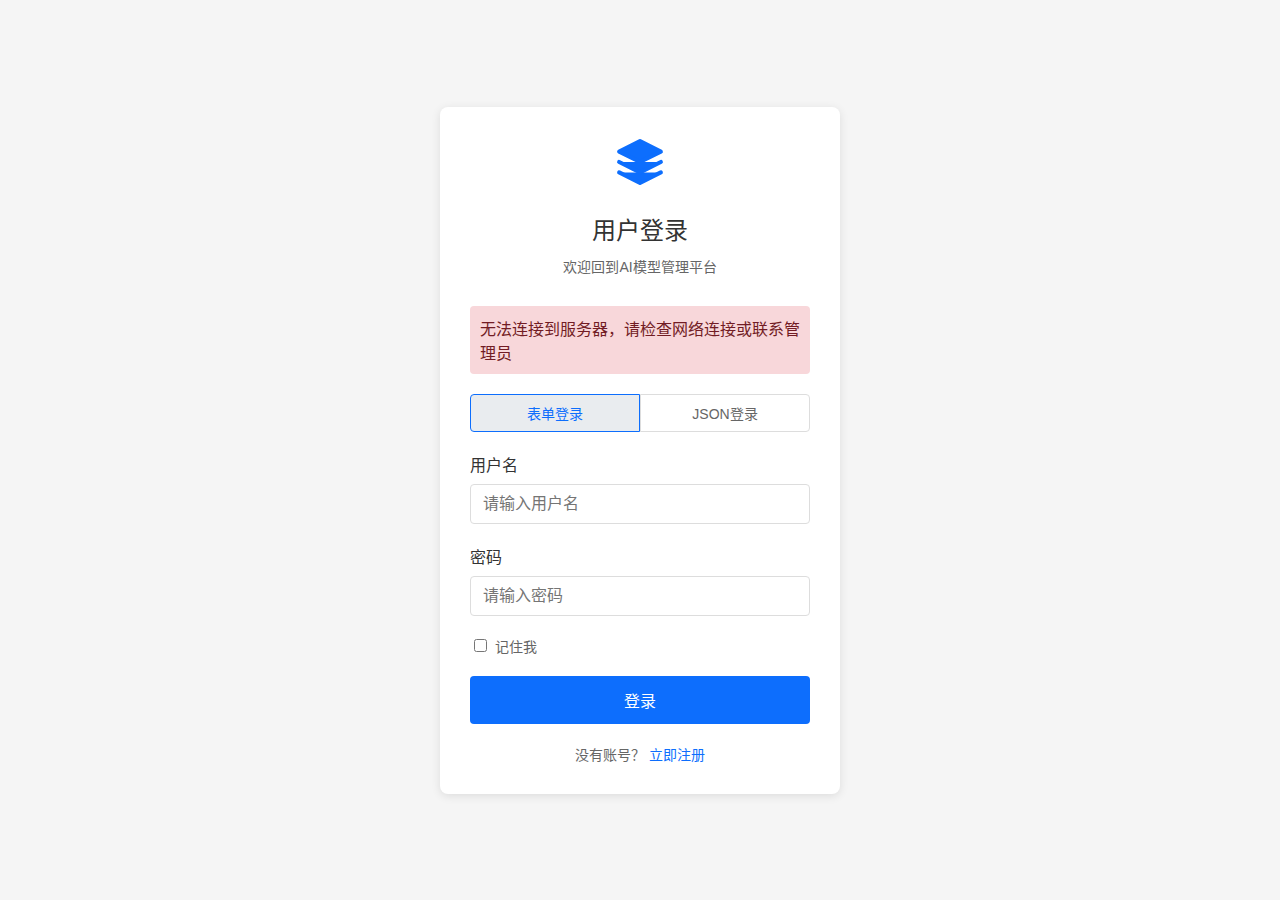
<file: login_page.html>
<!DOCTYPE html>
<html lang="zh-CN">
<head>
    <meta charset="UTF-8">
    <meta name="viewport" content="width=device-width, initial-scale=1.0">
    <title>用户登录 - AI模型管理平台</title>
    <style>
        body {
            font-family: 'PingFang SC', 'Microsoft YaHei', sans-serif;
            background-color: #f5f5f5;
            margin: 0;
            padding: 0;
            display: flex;
            justify-content: center;
            align-items: center;
            min-height: 100vh;
        }
        .login-container {
            width: 100%;
            max-width: 400px;
            background-color: white;
            border-radius: 8px;
            box-shadow: 0 2px 10px rgba(0, 0, 0, 0.1);
            padding: 30px;
            box-sizing: border-box;
        }
        .logo {
            text-align: center;
            margin-bottom: 20px;
        }
        .logo svg {
            width: 50px;
            height: 50px;
            fill: #0d6efd;
        }
        h1 {
            text-align: center;
            color: #333;
            margin-bottom: 10px;
            font-size: 24px;
            font-weight: 500;
        }
        .subtitle {
            text-align: center;
            color: #666;
            margin-bottom: 30px;
            font-size: 14px;
        }
        .error-message {
            background-color: #f8d7da;
            color: #721c24;
            padding: 10px;
            border-radius: 4px;
            margin-bottom: 20px;
            display: none; /* 默认隐藏 */
        }
        .form-group {
            margin-bottom: 20px;
        }
        .form-group label {
            display: block;
            margin-bottom: 8px;
            color: #333;
            font-weight: 500;
        }
        .form-control {
            width: 100%;
            padding: 10px 12px;
            border: 1px solid #ddd;
            border-radius: 4px;
            box-sizing: border-box;
            font-size: 16px;
        }
        .form-control:focus {
            border-color: #0d6efd;
            outline: none;
            box-shadow: 0 0 0 3px rgba(13, 110, 253, 0.1);
        }
        .form-check {
            display: flex;
            align-items: center;
            margin-bottom: 20px;
        }
        .form-check-input {
            margin-right: 8px;
        }
        .form-check-label {
            color: #666;
            font-size: 14px;
        }
        .btn-primary {
            display: block;
            width: 100%;
            background-color: #0d6efd;
            color: white;
            border: none;
            padding: 12px;
            font-size: 16px;
            border-radius: 4px;
            cursor: pointer;
            transition: background-color 0.3s;
        }
        .btn-primary:hover {
            background-color: #0b5ed7;
        }
        .register-link {
            text-align: center;
            margin-top: 20px;
            font-size: 14px;
            color: #666;
        }
        .register-link a {
            color: #0d6efd;
            text-decoration: none;
        }
        .register-link a:hover {
            text-decoration: underline;
        }
        .login-method-toggle {
            display: flex;
            margin-bottom: 20px;
        }
        .login-method-toggle button {
            flex: 1;
            background: none;
            border: 1px solid #ddd;
            padding: 8px 0;
            cursor: pointer;
            font-size: 14px;
            color: #666;
        }
        .login-method-toggle button.active {
            background-color: #e9ecef;
            color: #0d6efd;
            border-color: #0d6efd;
        }
        .login-method-toggle button:first-child {
            border-radius: 4px 0 0 4px;
        }
        .login-method-toggle button:last-child {
            border-radius: 0 4px 4px 0;
        }
        .loading {
            display: inline-block;
            width: 20px;
            height: 20px;
            border: 3px solid rgba(255,255,255,.3);
            border-radius: 50%;
            border-top-color: #fff;
            animation: spin 1s ease-in-out infinite;
            margin-right: 10px;
            vertical-align: middle;
        }
        @keyframes spin {
            to { transform: rotate(360deg); }
        }
    </style>
</head>
<body>
    <div class="login-container">
        <div class="logo">
            <svg viewBox="0 0 24 24" fill="none" xmlns="http://www.w3.org/2000/svg">
                <path d="M12 2L2 7L12 12L22 7L12 2Z" stroke="#0d6efd" stroke-width="2" stroke-linecap="round" stroke-linejoin="round"/>
                <path d="M2 17L12 22L22 17" stroke="#0d6efd" stroke-width="2" stroke-linecap="round" stroke-linejoin="round"/>
                <path d="M2 12L12 17L22 12" stroke="#0d6efd" stroke-width="2" stroke-linecap="round" stroke-linejoin="round"/>
            </svg>
        </div>
        <h1>用户登录</h1>
        <div class="subtitle">欢迎回到AI模型管理平台</div>
        
        <!-- 错误信息显示区域 -->
        <div id="errorMessage" class="error-message"></div>
        
        <!-- 登录方式切换 -->
        <div class="login-method-toggle">
            <button id="formLoginBtn" class="active">表单登录</button>
            <button id="jsonLoginBtn">JSON登录</button>
        </div>
        
        <!-- 登录表单 -->
        <form id="loginForm">
            <div class="form-group">
                <label for="username">用户名</label>
                <input type="text" class="form-control" id="username" name="username" placeholder="请输入用户名" required>
            </div>
            <div class="form-group">
                <label for="password">密码</label>
                <input type="password" class="form-control" id="password" name="password" placeholder="请输入密码" required>
            </div>
            <div class="form-check">
                <input type="checkbox" class="form-check-input" id="rememberMe" name="remember_me">
                <label class="form-check-label" for="rememberMe">记住我</label>
            </div>
            <button type="submit" class="btn-primary" id="loginButton">登录</button>
        </form>
        
        <div class="register-link">
            没有账号？ <a href="/register" id="registerLink">立即注册</a>
        </div>
    </div>

    <script>
        // API端点
        const API_BASE_URL = 'http://localhost:8000';
        const FORM_LOGIN_URL = `${API_BASE_URL}/api/v1/auth/login`;
        const JSON_LOGIN_URL = `${API_BASE_URL}/api/v1/auth/login/json`;
        
        // 获取DOM元素
        const loginForm = document.getElementById('loginForm');
        const errorMessage = document.getElementById('errorMessage');
        const formLoginBtn = document.getElementById('formLoginBtn');
        const jsonLoginBtn = document.getElementById('jsonLoginBtn');
        const loginButton = document.getElementById('loginButton');
        
        // 登录方式
        let loginMethod = 'form'; // 默认使用表单登录
        
        // 显示错误信息
        function showError(message) {
            // 确保正确处理对象和数组
            if (typeof message === 'object' && message !== null) {
                if (Array.isArray(message)) {
                    message = message.join(', ');
                } else {
                    const messages = [];
                    for (const key in message) {
                        if (Array.isArray(message[key])) {
                            messages.push(`${key}: ${message[key].join(', ')}`);
                        } else {
                            messages.push(`${key}: ${message[key]}`);
                        }
                    }
                    message = messages.join('\n');
                }
            }
            
            errorMessage.textContent = message;
            errorMessage.style.display = 'block';
        }
        
        // 隐藏错误信息
        function hideError() {
            errorMessage.style.display = 'none';
        }
        
        // 设置按钮加载状态
        function setButtonLoading(isLoading) {
            if (isLoading) {
                loginButton.innerHTML = '<span class="loading"></span>登录中...';
                loginButton.disabled = true;
            } else {
                loginButton.innerHTML = '登录';
                loginButton.disabled = false;
            }
        }
        
        // 切换到表单登录
        formLoginBtn.addEventListener('click', function() {
            loginMethod = 'form';
            formLoginBtn.classList.add('active');
            jsonLoginBtn.classList.remove('active');
            hideError();
        });
        
        // 切换到JSON登录
        jsonLoginBtn.addEventListener('click', function() {
            loginMethod = 'json';
            jsonLoginBtn.classList.add('active');
            formLoginBtn.classList.remove('active');
            hideError();
        });
        
        // 处理登录成功
        function handleLoginSuccess(data) {
            console.log('登录成功:', data);
            
            // 存储token和用户信息
            localStorage.setItem('access_token', data.access_token);
            if (data.user) {
                localStorage.setItem('user', JSON.stringify(data.user));
            }
            
            // 重定向到首页或仪表盘
            window.location.href = '/dashboard';
        }
        
        // 处理登录表单提交
        loginForm.addEventListener('submit', function(e) {
            e.preventDefault();
            hideError();
            setButtonLoading(true);
            
            const username = document.getElementById('username').value;
            const password = document.getElementById('password').value;
            const rememberMe = document.getElementById('rememberMe').checked;
            
            // 验证表单
            if (!username || !password) {
                showError('请输入用户名和密码');
                setButtonLoading(false);
                return;
            }
            
            // 根据登录方式选择不同的请求方法
            if (loginMethod === 'form') {
                // 使用表单登录（FormData）
                const formData = new FormData();
                formData.append('username', username);
                formData.append('password', password);
                formData.append('remember_me', rememberMe);
                
                fetch(FORM_LOGIN_URL, {
                    method: 'POST',
                    body: formData
                })
                .then(response => {
                    if (!response.ok) {
                        return response.json().then(err => Promise.reject(err));
                    }
                    return response.json();
                })
                .then(data => {
                    handleLoginSuccess(data);
                })
                .catch(error => {
                    console.error('登录失败:', error);
                    showError(error.detail || '登录失败，请检查用户名和密码');
                })
                .finally(() => {
                    setButtonLoading(false);
                });
            } else {
                // 使用JSON登录
                const loginData = {
                    username: username,
                    password: password,
                    remember_me: rememberMe
                };
                
                fetch(JSON_LOGIN_URL, {
                    method: 'POST',
                    headers: {
                        'Content-Type': 'application/json'
                    },
                    body: JSON.stringify(loginData)
                })
                .then(response => {
                    if (!response.ok) {
                        return response.json().then(err => Promise.reject(err));
                    }
                    return response.json();
                })
                .then(data => {
                    handleLoginSuccess(data);
                })
                .catch(error => {
                    console.error('登录失败:', error);
                    showError(error.detail || '登录失败，请检查用户名和密码');
                })
                .finally(() => {
                    setButtonLoading(false);
                });
            }
        });
        
        // 注册链接
        document.getElementById('registerLink').addEventListener('click', function(e) {
            e.preventDefault();
            window.location.href = '/register';
        });
        
        // 检查API是否可访问
        fetch(`${API_BASE_URL}/api/v1/health`)
            .then(response => response.json())
            .then(data => {
                console.log('API健康检查:', data);
            })
            .catch(error => {
                console.error('API连接错误:', error);
                showError('无法连接到服务器，请检查网络连接或联系管理员');
            });
    </script>
</body>
</html>
</file>
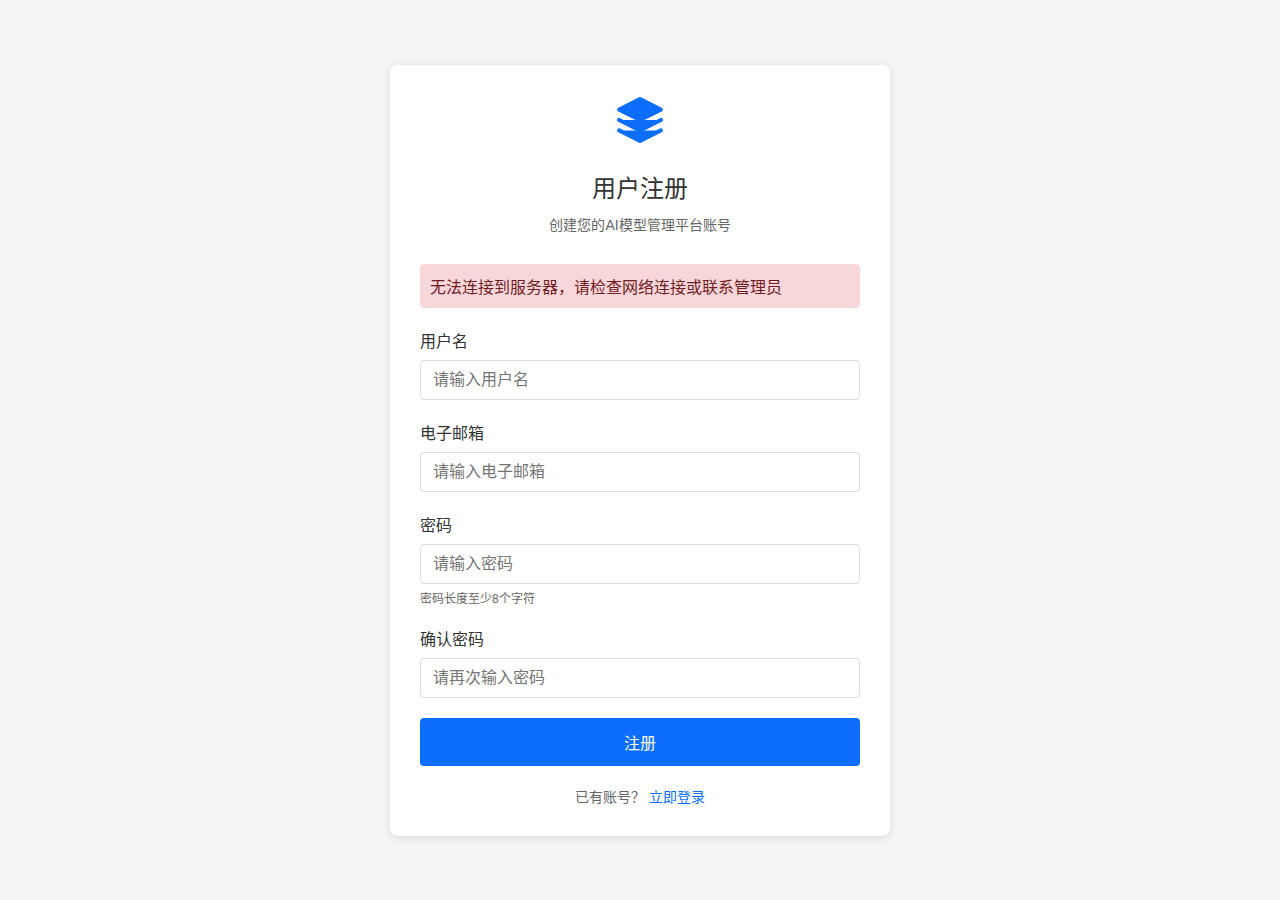
<file: register_page.html>
<!DOCTYPE html>
<html lang="zh-CN">
<head>
    <meta charset="UTF-8">
    <meta name="viewport" content="width=device-width, initial-scale=1.0">
    <title>用户注册 - AI模型管理平台</title>
    <style>
        body {
            font-family: 'PingFang SC', 'Microsoft YaHei', sans-serif;
            background-color: #f5f5f5;
            margin: 0;
            padding: 0;
            display: flex;
            justify-content: center;
            align-items: center;
            min-height: 100vh;
        }
        .register-container {
            width: 100%;
            max-width: 500px;
            background-color: white;
            border-radius: 8px;
            box-shadow: 0 2px 10px rgba(0, 0, 0, 0.1);
            padding: 30px;
            box-sizing: border-box;
        }
        .logo {
            text-align: center;
            margin-bottom: 20px;
        }
        .logo svg {
            width: 50px;
            height: 50px;
            fill: #0d6efd;
        }
        h1 {
            text-align: center;
            color: #333;
            margin-bottom: 10px;
            font-size: 24px;
            font-weight: 500;
        }
        .subtitle {
            text-align: center;
            color: #666;
            margin-bottom: 30px;
            font-size: 14px;
        }
        .error-message {
            background-color: #f8d7da;
            color: #721c24;
            padding: 10px;
            border-radius: 4px;
            margin-bottom: 20px;
            display: none; /* 默认隐藏 */
        }
        .success-message {
            background-color: #d4edda;
            color: #155724;
            padding: 10px;
            border-radius: 4px;
            margin-bottom: 20px;
            display: none; /* 默认隐藏 */
        }
        .form-group {
            margin-bottom: 20px;
        }
        .form-group label {
            display: block;
            margin-bottom: 8px;
            color: #333;
            font-weight: 500;
        }
        .form-control {
            width: 100%;
            padding: 10px 12px;
            border: 1px solid #ddd;
            border-radius: 4px;
            box-sizing: border-box;
            font-size: 16px;
        }
        .form-control:focus {
            border-color: #0d6efd;
            outline: none;
            box-shadow: 0 0 0 3px rgba(13, 110, 253, 0.1);
        }
        .btn-primary {
            display: block;
            width: 100%;
            background-color: #0d6efd;
            color: white;
            border: none;
            padding: 12px;
            font-size: 16px;
            border-radius: 4px;
            cursor: pointer;
            transition: background-color 0.3s;
        }
        .btn-primary:hover {
            background-color: #0b5ed7;
        }
        .login-link {
            text-align: center;
            margin-top: 20px;
            font-size: 14px;
            color: #666;
        }
        .login-link a {
            color: #0d6efd;
            text-decoration: none;
        }
        .login-link a:hover {
            text-decoration: underline;
        }
        .password-requirements {
            font-size: 12px;
            color: #666;
            margin-top: 5px;
        }
    </style>
</head>
<body>
    <div class="register-container">
        <div class="logo">
            <svg viewBox="0 0 24 24" fill="none" xmlns="http://www.w3.org/2000/svg">
                <path d="M12 2L2 7L12 12L22 7L12 2Z" stroke="#0d6efd" stroke-width="2" stroke-linecap="round" stroke-linejoin="round"/>
                <path d="M2 17L12 22L22 17" stroke="#0d6efd" stroke-width="2" stroke-linecap="round" stroke-linejoin="round"/>
                <path d="M2 12L12 17L22 12" stroke="#0d6efd" stroke-width="2" stroke-linecap="round" stroke-linejoin="round"/>
            </svg>
        </div>
        <h1>用户注册</h1>
        <div class="subtitle">创建您的AI模型管理平台账号</div>
        
        <!-- 错误信息显示区域 -->
        <div id="errorMessage" class="error-message"></div>
        
        <!-- 成功信息显示区域 -->
        <div id="successMessage" class="success-message"></div>
        
        <!-- 注册表单 -->
        <form id="registerForm">
            <div class="form-group">
                <label for="username">用户名</label>
                <input type="text" class="form-control" id="username" name="username" placeholder="请输入用户名" required>
            </div>
            <div class="form-group">
                <label for="email">电子邮箱</label>
                <input type="email" class="form-control" id="email" name="email" placeholder="请输入电子邮箱" required>
            </div>
            <div class="form-group">
                <label for="password">密码</label>
                <input type="password" class="form-control" id="password" name="password" placeholder="请输入密码" required>
                <div class="password-requirements">密码长度至少8个字符</div>
            </div>
            <div class="form-group">
                <label for="confirmPassword">确认密码</label>
                <input type="password" class="form-control" id="confirmPassword" name="confirm_password" placeholder="请再次输入密码" required>
            </div>
            <button type="submit" class="btn-primary">注册</button>
        </form>
        
        <div class="login-link">
            已有账号？ <a href="/login" id="loginLink">立即登录</a>
        </div>
    </div>

    <script>
        // API端点
        const API_BASE_URL = 'http://localhost:8000';
        const REGISTER_URL = `${API_BASE_URL}/api/v1/auth/register`;
        
        // 获取DOM元素
        const registerForm = document.getElementById('registerForm');
        const errorMessage = document.getElementById('errorMessage');
        const successMessage = document.getElementById('successMessage');
        
        // 显示错误信息
        function showError(message) {
            errorMessage.textContent = message;
            errorMessage.style.display = 'block';
            successMessage.style.display = 'none';
        }
        
        // 显示成功信息
        function showSuccess(message) {
            successMessage.textContent = message;
            successMessage.style.display = 'block';
            errorMessage.style.display = 'none';
        }
        
        // 隐藏信息
        function hideMessages() {
            errorMessage.style.display = 'none';
            successMessage.style.display = 'none';
        }
        
        // 验证密码
        function validatePassword(password, confirmPassword) {
            if (password.length < 8) {
                showError('密码长度必须至少为8个字符');
                return false;
            }
            
            if (password !== confirmPassword) {
                showError('两次输入的密码不一致');
                return false;
            }
            
            return true;
        }
        
        // 处理注册表单提交
        registerForm.addEventListener('submit', function(e) {
            e.preventDefault();
            hideMessages();
            
            const username = document.getElementById('username').value;
            const email = document.getElementById('email').value;
            const password = document.getElementById('password').value;
            const confirmPassword = document.getElementById('confirmPassword').value;
            
            // 验证表单
            if (!username || !email || !password || !confirmPassword) {
                showError('请填写所有必填字段');
                return;
            }
            
            // 验证密码
            if (!validatePassword(password, confirmPassword)) {
                return;
            }
            
            // 构建注册数据
            const registerData = {
                username: username,
                email: email,
                password: password,
                confirm_password: confirmPassword
            };
            
            // 发送注册请求
            fetch(REGISTER_URL, {
                method: 'POST',
                headers: {
                    'Content-Type': 'application/json'
                },
                body: JSON.stringify(registerData)
            })
            .then(response => {
                if (!response.ok) {
                    return response.json().then(err => Promise.reject(err));
                }
                return response.json();
            })
            .then(data => {
                console.log('注册成功:', data);
                
                // 显示成功信息
                showSuccess('注册成功！正在跳转到登录页面...');
                
                // 清空表单
                registerForm.reset();
                
                // 3秒后跳转到登录页面
                setTimeout(() => {
                    window.location.href = '/login';
                }, 3000);
            })
            .catch(error => {
                console.error('注册失败:', error);
                
                // 显示错误信息
                if (error.detail) {
                    showError(error.detail);
                } else if (typeof error === 'object') {
                    // 处理可能的字段验证错误
                    const errorMessages = [];
                    for (const key in error) {
                        if (Array.isArray(error[key])) {
                            errorMessages.push(`${key}: ${error[key].join(', ')}`);
                        } else {
                            errorMessages.push(`${key}: ${error[key]}`);
                        }
                    }
                    showError(errorMessages.join('\n'));
                } else {
                    showError('注册失败，请稍后重试');
                }
            });
        });
        
        // 登录链接
        document.getElementById('loginLink').addEventListener('click', function(e) {
            e.preventDefault();
            window.location.href = '/login';
        });
        
        // 检查API是否可访问
        fetch(`${API_BASE_URL}/api/v1/health`)
            .then(response => response.json())
            .then(data => {
                console.log('API健康检查:', data);
            })
            .catch(error => {
                console.error('API连接错误:', error);
                showError('无法连接到服务器，请检查网络连接或联系管理员');
            });
    </script>
</body>
</html>
</file>
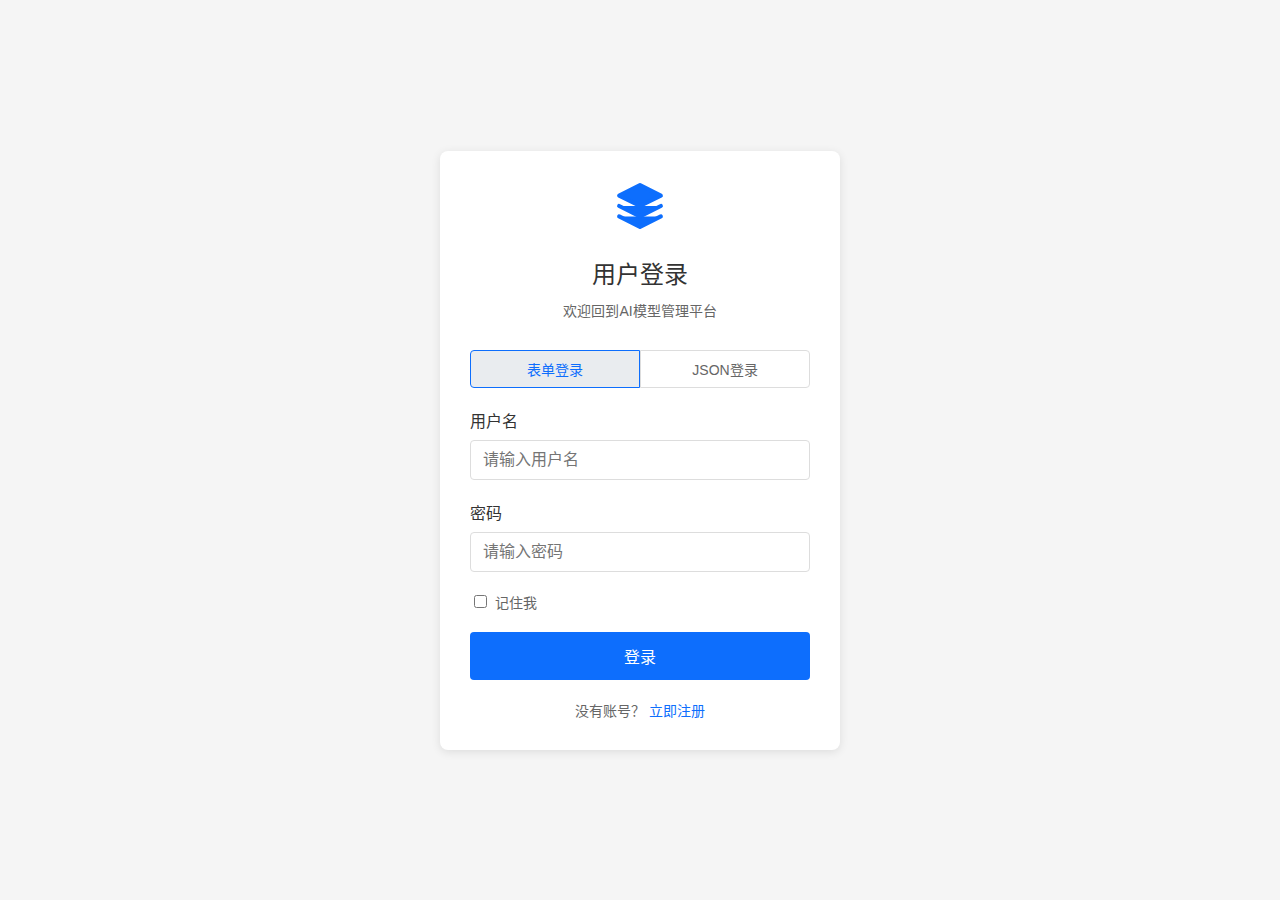
<file: app/static/html/login.html>
<!DOCTYPE html>
<html lang="zh-CN">
<head>
    <meta charset="UTF-8">
    <meta name="viewport" content="width=device-width, initial-scale=1.0">
    <title>用户登录 - AI模型管理平台</title>
    <style>
        body {
            font-family: 'PingFang SC', 'Microsoft YaHei', sans-serif;
            background-color: #f5f5f5;
            margin: 0;
            padding: 0;
            display: flex;
            justify-content: center;
            align-items: center;
            min-height: 100vh;
        }
        .login-container {
            width: 100%;
            max-width: 400px;
            background-color: white;
            border-radius: 8px;
            box-shadow: 0 2px 10px rgba(0, 0, 0, 0.1);
            padding: 30px;
            box-sizing: border-box;
        }
        .logo {
            text-align: center;
            margin-bottom: 20px;
        }
        .logo svg {
            width: 50px;
            height: 50px;
            fill: #0d6efd;
        }
        h1 {
            text-align: center;
            color: #333;
            margin-bottom: 10px;
            font-size: 24px;
            font-weight: 500;
        }
        .subtitle {
            text-align: center;
            color: #666;
            margin-bottom: 30px;
            font-size: 14px;
        }
        .error-message {
            background-color: #f8d7da;
            color: #721c24;
            padding: 10px;
            border-radius: 4px;
            margin-bottom: 20px;
            display: none; /* 默认隐藏 */
        }
        .form-group {
            margin-bottom: 20px;
        }
        .form-group label {
            display: block;
            margin-bottom: 8px;
            color: #333;
            font-weight: 500;
        }
        .form-control {
            width: 100%;
            padding: 10px 12px;
            border: 1px solid #ddd;
            border-radius: 4px;
            box-sizing: border-box;
            font-size: 16px;
        }
        .form-control:focus {
            border-color: #0d6efd;
            outline: none;
            box-shadow: 0 0 0 3px rgba(13, 110, 253, 0.1);
        }
        .form-check {
            display: flex;
            align-items: center;
            margin-bottom: 20px;
        }
        .form-check-input {
            margin-right: 8px;
        }
        .form-check-label {
            color: #666;
            font-size: 14px;
        }
        .btn-primary {
            display: block;
            width: 100%;
            background-color: #0d6efd;
            color: white;
            border: none;
            padding: 12px;
            font-size: 16px;
            border-radius: 4px;
            cursor: pointer;
            transition: background-color 0.3s;
        }
        .btn-primary:hover {
            background-color: #0b5ed7;
        }
        .register-link {
            text-align: center;
            margin-top: 20px;
            font-size: 14px;
            color: #666;
        }
        .register-link a {
            color: #0d6efd;
            text-decoration: none;
        }
        .register-link a:hover {
            text-decoration: underline;
        }
        .login-method-toggle {
            display: flex;
            margin-bottom: 20px;
        }
        .login-method-toggle button {
            flex: 1;
            background: none;
            border: 1px solid #ddd;
            padding: 8px 0;
            cursor: pointer;
            font-size: 14px;
            color: #666;
        }
        .login-method-toggle button.active {
            background-color: #e9ecef;
            color: #0d6efd;
            border-color: #0d6efd;
        }
        .login-method-toggle button:first-child {
            border-radius: 4px 0 0 4px;
        }
        .login-method-toggle button:last-child {
            border-radius: 0 4px 4px 0;
        }
        .loading {
            display: inline-block;
            width: 20px;
            height: 20px;
            border: 3px solid rgba(255,255,255,.3);
            border-radius: 50%;
            border-top-color: #fff;
            animation: spin 1s ease-in-out infinite;
            margin-right: 10px;
            vertical-align: middle;
        }
        @keyframes spin {
            to { transform: rotate(360deg); }
        }
    </style>
</head>
<body>
    <div class="login-container">
        <div class="logo">
            <svg viewBox="0 0 24 24" fill="none" xmlns="http://www.w3.org/2000/svg">
                <path d="M12 2L2 7L12 12L22 7L12 2Z" stroke="#0d6efd" stroke-width="2" stroke-linecap="round" stroke-linejoin="round"/>
                <path d="M2 17L12 22L22 17" stroke="#0d6efd" stroke-width="2" stroke-linecap="round" stroke-linejoin="round"/>
                <path d="M2 12L12 17L22 12" stroke="#0d6efd" stroke-width="2" stroke-linecap="round" stroke-linejoin="round"/>
            </svg>
        </div>
        <h1>用户登录</h1>
        <div class="subtitle">欢迎回到AI模型管理平台</div>
        
        <!-- 错误信息显示区域 -->
        <div id="errorMessage" class="error-message"></div>
        
        <!-- 登录方式切换 -->
        <div class="login-method-toggle">
            <button id="formLoginBtn" class="active">表单登录</button>
            <button id="jsonLoginBtn">JSON登录</button>
        </div>
        
        <!-- 登录表单 -->
        <form id="loginForm">
            <div class="form-group">
                <label for="username">用户名</label>
                <input type="text" class="form-control" id="username" name="username" placeholder="请输入用户名" required>
            </div>
            <div class="form-group">
                <label for="password">密码</label>
                <input type="password" class="form-control" id="password" name="password" placeholder="请输入密码" required>
            </div>
            <div class="form-check">
                <input type="checkbox" class="form-check-input" id="rememberMe" name="remember_me">
                <label class="form-check-label" for="rememberMe">记住我</label>
            </div>
            <button type="submit" class="btn-primary" id="loginButton">登录</button>
        </form>
        
        <div class="register-link">
            没有账号？ <a href="/register" id="registerLink">立即注册</a>
        </div>
    </div>

    <script>
        // API端点
        const API_BASE_URL = 'http://localhost:8000';
        const FORM_LOGIN_URL = `${API_BASE_URL}/api/v1/auth/login`;
        const JSON_LOGIN_URL = `${API_BASE_URL}/api/v1/auth/login/json`;
        
        // 获取DOM元素
        const loginForm = document.getElementById('loginForm');
        const errorMessage = document.getElementById('errorMessage');
        const formLoginBtn = document.getElementById('formLoginBtn');
        const jsonLoginBtn = document.getElementById('jsonLoginBtn');
        const loginButton = document.getElementById('loginButton');
        
        // 登录方式
        let loginMethod = 'form'; // 默认使用表单登录
        
        // 获取CSRF令牌
        let csrfTokenValue = ''; // 全局变量存储CSRF令牌
        
        // 从API获取CSRF令牌
        async function fetchCsrfToken() {
            try {
                const response = await fetch(`${API_BASE_URL}/api/v1/auth/csrf-token`, {
                    credentials: 'include' // 确保发送和接收cookie
                });
                const data = await response.json();
                console.log('CSRF令牌API响应:', data);
                
                if (data && data.token) {
                    // 从API响应中获取令牌
                    csrfTokenValue = data.token;
                    console.log('成功获取CSRF令牌');
                    return data.token;
                } else {
                    console.warn('API未返回有效的CSRF令牌:', data.detail);
                    return null;
                }
            } catch (error) {
                console.error('获取CSRF令牌失败:', error);
                return null;
            }
        }
        
        // 获取CSRF令牌（首先尝试使用已缓存的令牌，如果没有则从cookie获取）
        function getCsrfToken() {
            // 如果全局变量中已有令牌，直接返回
            if (csrfTokenValue) {
                return csrfTokenValue;
            }
            
            // 尝试从cookie中获取（兼容旧方式）
            const cookieToken = document.cookie.split('; ')
                .find(row => row.startsWith('csrf_token='))
                ?.split('=')[1];
            
            if (cookieToken) {
                csrfTokenValue = cookieToken;
                return cookieToken;
            }
            
            // 如果都没有，返回null，调用者应该调用fetchCsrfToken
            return null;
        }
        
        // 显示错误信息
        function showError(message) {
            // 确保正确处理对象和数组
            if (typeof message === 'object' && message !== null) {
                if (Array.isArray(message)) {
                    message = message.join(', ');
                } else {
                    const messages = [];
                    for (const key in message) {
                        if (Array.isArray(message[key])) {
                            messages.push(`${key}: ${message[key].join(', ')}`);
                        } else {
                            messages.push(`${key}: ${message[key]}`);
                        }
                    }
                    message = messages.join('\n');
                }
            }
            
            errorMessage.textContent = message;
            errorMessage.style.display = 'block';
        }
        
        // 隐藏错误信息
        function hideError() {
            errorMessage.style.display = 'none';
        }
        
        // 设置按钮加载状态
        function setButtonLoading(isLoading) {
            if (isLoading) {
                loginButton.innerHTML = '<span class="loading"></span>登录中...';
                loginButton.disabled = true;
            } else {
                loginButton.innerHTML = '登录';
                loginButton.disabled = false;
            }
        }
        
        // 切换到表单登录
        formLoginBtn.addEventListener('click', function() {
            loginMethod = 'form';
            formLoginBtn.classList.add('active');
            jsonLoginBtn.classList.remove('active');
            hideError();
        });
        
        // 切换到JSON登录
        jsonLoginBtn.addEventListener('click', function() {
            loginMethod = 'json';
            jsonLoginBtn.classList.add('active');
            formLoginBtn.classList.remove('active');
            hideError();
        });
        
        // 处理登录成功
        function handleLoginSuccess(data) {
            console.log('登录成功:', data);
            
            // 存储token和用户信息
            localStorage.setItem('access_token', data.access_token);
            if (data.user) {
                localStorage.setItem('user', JSON.stringify(data.user));
            }
            
            // 重定向到首页或仪表盘
            window.location.href = '/dashboard';
        }
        
        // 处理登录表单提交
        loginForm.addEventListener('submit', async function(e) {
            e.preventDefault();
            hideError();
            setButtonLoading(true);
            
            const username = document.getElementById('username').value;
            const password = document.getElementById('password').value;
            const rememberMe = document.getElementById('rememberMe').checked;
            
            // 验证表单
            if (!username || !password) {
                showError('请输入用户名和密码');
                setButtonLoading(false);
                return;
            }
            
            // 获取CSRF令牌
            let csrfToken = getCsrfToken();
            
            // 如果没有令牌，尝试从API获取
            if (!csrfToken) {
                console.warn('找不到CSRF令牌，正在获取...');
                csrfToken = await fetchCsrfToken();
                
                // 如果还是获取不到，显示错误
                if (!csrfToken) {
                    showError('无法获取CSRF令牌，请刷新页面重试');
                    setButtonLoading(false);
                    return;
                }
            }
            
            // 处理登录
            processLogin(username, password, rememberMe, csrfToken);
        });
        
        // 处理登录请求
        function processLogin(username, password, rememberMe, csrfToken) {
            // 根据登录方式选择不同的请求方法
            if (loginMethod === 'form') {
                // 使用表单登录（FormData）
                const formData = new FormData();
                formData.append('username', username);
                formData.append('password', password);
                formData.append('remember_me', rememberMe);
                formData.append('csrf_token', csrfToken); // 添加CSRF令牌到表单数据
                
                fetch(FORM_LOGIN_URL, {
                    method: 'POST',
                    headers: {
                        'X-CSRF-Token': csrfToken  // 同时添加到头部
                    },
                    body: formData,
                    credentials: 'include' // 确保发送和接收cookie
                })
                .then(response => {
                    console.log('登录响应状态:', response.status);
                    console.log('登录响应内容类型:', response.headers.get('content-type'));
                    
                    // 针对403错误，特别处理CSRF验证失败情况
                    if (response.status === 403) {
                        // 先尝试以文本方式读取响应内容
                        return response.text().then(text => {
                            console.log('403响应文本内容:', text);
                            // 如果响应文本是CSRF验证失败
                            if (text === 'CSRF验证失败') {
                                throw new Error('CSRF验证失败，请刷新页面后重试');
                            }
                            
                            // 如果不是纯文本的CSRF错误，尝试解析为JSON
                            try {
                                const errorData = JSON.parse(text);
                                return Promise.reject(errorData);
                            } catch (e) {
                                // 如果解析JSON失败，直接使用文本作为错误消息
                                throw new Error(text || '请求被拒绝');
                            }
                        });
                    }
                    
                    // 对于非403错误，如果响应不成功
                    if (!response.ok) {
                        // 尝试获取JSON错误
                        return response.text().then(text => {
                            try {
                                const errorData = JSON.parse(text);
                                return Promise.reject(errorData);
                            } catch (e) {
                                // 解析失败时使用文本作为错误
                                throw new Error(text || `请求失败，状态码: ${response.status}`);
                            }
                        });
                    }
                    
                    // 成功响应，尝试解析为JSON
                    return response.text().then(text => {
                        try {
                            return JSON.parse(text);
                        } catch (e) {
                            throw new Error('服务器返回了无法解析的响应');
                        }
                    });
                })
                .then(data => {
                    handleLoginSuccess(data);
                })
                .catch(error => {
                    console.error('登录失败:', error);
                    if (error.message) {
                        showError(error.message);
                    } else {
                        showError(error.detail || '登录失败，请检查用户名和密码');
                    }
                })
                .finally(() => {
                    setButtonLoading(false);
                });
            } else {
                // 使用JSON登录
                const loginData = {
                    username: username,
                    password: password,
                    remember_me: rememberMe
                };
                
                fetch(JSON_LOGIN_URL, {
                    method: 'POST',
                    headers: {
                        'Content-Type': 'application/json',
                        'X-CSRF-Token': csrfToken  // 添加CSRF令牌到头部
                    },
                    body: JSON.stringify(loginData),
                    credentials: 'include' // 确保发送和接收cookie
                })
                .then(response => {
                    console.log('JSON登录响应状态:', response.status);
                    console.log('JSON登录响应内容类型:', response.headers.get('content-type'));
                    
                    // 针对403错误，特别处理CSRF验证失败情况
                    if (response.status === 403) {
                        // 先尝试以文本方式读取响应内容
                        return response.text().then(text => {
                            console.log('403响应文本内容:', text);
                            // 如果响应文本是CSRF验证失败
                            if (text === 'CSRF验证失败') {
                                throw new Error('CSRF验证失败，请刷新页面后重试');
                            }
                            
                            // 如果不是纯文本的CSRF错误，尝试解析为JSON
                            try {
                                const errorData = JSON.parse(text);
                                return Promise.reject(errorData);
                            } catch (e) {
                                // 如果解析JSON失败，直接使用文本作为错误消息
                                throw new Error(text || '请求被拒绝');
                            }
                        });
                    }
                    
                    // 对于非403错误，如果响应不成功
                    if (!response.ok) {
                        // 尝试获取JSON错误
                        return response.text().then(text => {
                            try {
                                const errorData = JSON.parse(text);
                                return Promise.reject(errorData);
                            } catch (e) {
                                // 解析失败时使用文本作为错误
                                throw new Error(text || `请求失败，状态码: ${response.status}`);
                            }
                        });
                    }
                    
                    // 成功响应，尝试解析为JSON
                    return response.text().then(text => {
                        try {
                            return JSON.parse(text);
                        } catch (e) {
                            throw new Error('服务器返回了无法解析的响应');
                        }
                    });
                })
                .then(data => {
                    handleLoginSuccess(data);
                })
                .catch(error => {
                    console.error('登录失败:', error);
                    if (error.message) {
                        showError(error.message);
                    } else {
                        showError(error.detail || '登录失败，请检查用户名和密码');
                    }
                })
                .finally(() => {
                    setButtonLoading(false);
                });
            }
        }
        
        // 注册链接
        document.getElementById('registerLink').addEventListener('click', function(e) {
            e.preventDefault();
            window.location.href = '/register';
        });
        
        // 页面初始化 - 获取CSRF令牌并检查API健康状态
        (async function initPage() {
            try {
                // 获取CSRF令牌
                await fetchCsrfToken();
                
                // 检查API健康状态
                const healthResponse = await fetch(`${API_BASE_URL}/api/v1/health`, { 
                    credentials: 'include' 
                });
                const healthData = await healthResponse.json();
                console.log('API健康检查:', healthData);
            } catch (error) {
                console.error('页面初始化失败:', error);
            }
        })();
    </script>
</body>
</html>
</file>
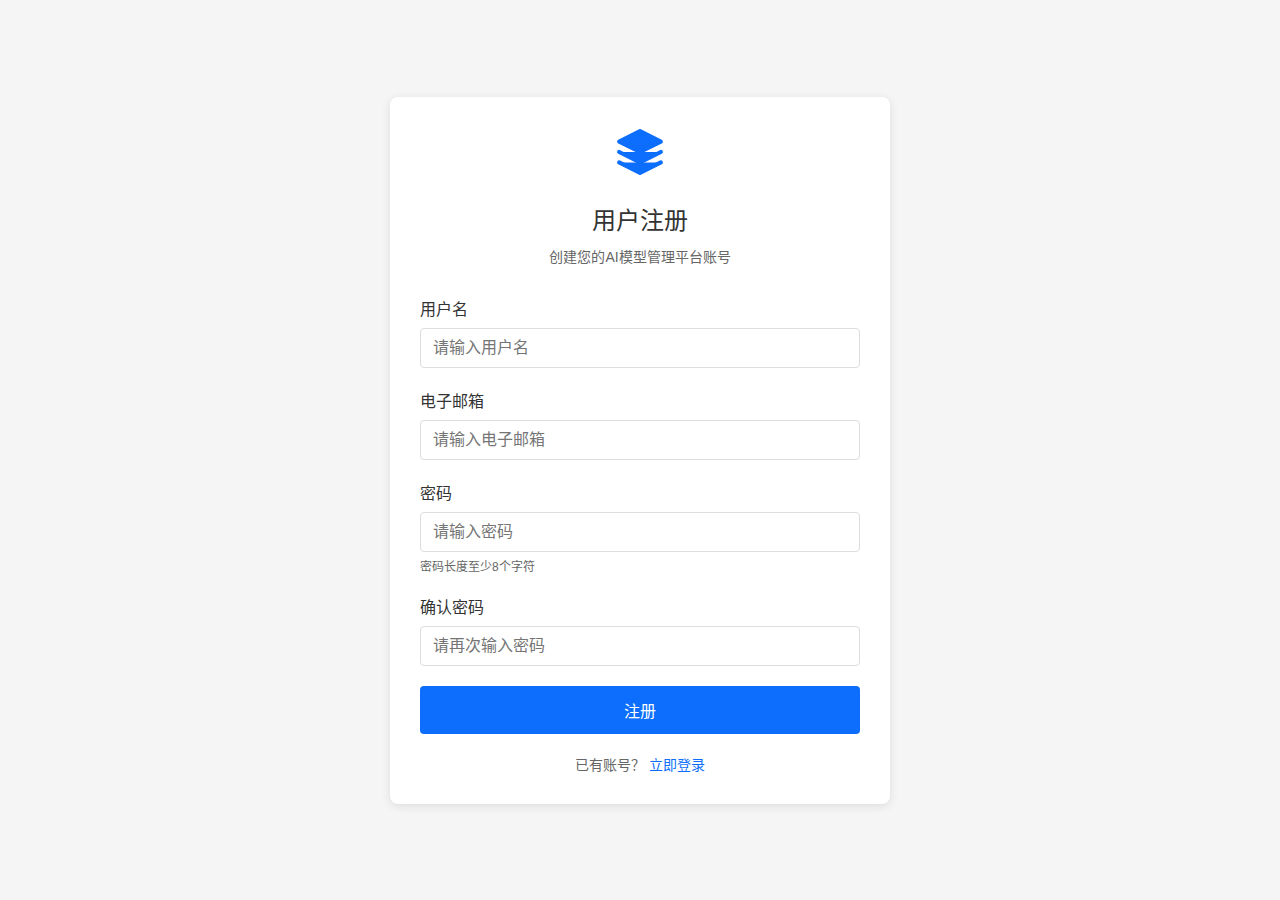
<file: app/static/html/register.html>
<!DOCTYPE html>
<html lang="zh-CN">
<head>
    <meta charset="UTF-8">
    <meta name="viewport" content="width=device-width, initial-scale=1.0">
    <title>用户注册 - AI模型管理平台</title>
    <style>
        body {
            font-family: 'PingFang SC', 'Microsoft YaHei', sans-serif;
            background-color: #f5f5f5;
            margin: 0;
            padding: 0;
            display: flex;
            justify-content: center;
            align-items: center;
            min-height: 100vh;
        }
        .register-container {
            width: 100%;
            max-width: 500px;
            background-color: white;
            border-radius: 8px;
            box-shadow: 0 2px 10px rgba(0, 0, 0, 0.1);
            padding: 30px;
            box-sizing: border-box;
        }
        .logo {
            text-align: center;
            margin-bottom: 20px;
        }
        .logo svg {
            width: 50px;
            height: 50px;
            fill: #0d6efd;
        }
        h1 {
            text-align: center;
            color: #333;
            margin-bottom: 10px;
            font-size: 24px;
            font-weight: 500;
        }
        .subtitle {
            text-align: center;
            color: #666;
            margin-bottom: 30px;
            font-size: 14px;
        }
        .error-message {
            background-color: #f8d7da;
            color: #721c24;
            padding: 10px;
            border-radius: 4px;
            margin-bottom: 20px;
            display: none; /* 默认隐藏 */
        }
        .success-message {
            background-color: #d4edda;
            color: #155724;
            padding: 10px;
            border-radius: 4px;
            margin-bottom: 20px;
            display: none; /* 默认隐藏 */
        }
        .form-group {
            margin-bottom: 20px;
        }
        .form-group label {
            display: block;
            margin-bottom: 8px;
            color: #333;
            font-weight: 500;
        }
        .form-control {
            width: 100%;
            padding: 10px 12px;
            border: 1px solid #ddd;
            border-radius: 4px;
            box-sizing: border-box;
            font-size: 16px;
        }
        .form-control:focus {
            border-color: #0d6efd;
            outline: none;
            box-shadow: 0 0 0 3px rgba(13, 110, 253, 0.1);
        }
        .btn-primary {
            display: block;
            width: 100%;
            background-color: #0d6efd;
            color: white;
            border: none;
            padding: 12px;
            font-size: 16px;
            border-radius: 4px;
            cursor: pointer;
            transition: background-color 0.3s;
        }
        .btn-primary:hover {
            background-color: #0b5ed7;
        }
        .login-link {
            text-align: center;
            margin-top: 20px;
            font-size: 14px;
            color: #666;
        }
        .login-link a {
            color: #0d6efd;
            text-decoration: none;
        }
        .login-link a:hover {
            text-decoration: underline;
        }
        .password-requirements {
            font-size: 12px;
            color: #666;
            margin-top: 5px;
        }
    </style>
</head>
<body>
    <div class="register-container">
        <div class="logo">
            <svg viewBox="0 0 24 24" fill="none" xmlns="http://www.w3.org/2000/svg">
                <path d="M12 2L2 7L12 12L22 7L12 2Z" stroke="#0d6efd" stroke-width="2" stroke-linecap="round" stroke-linejoin="round"/>
                <path d="M2 17L12 22L22 17" stroke="#0d6efd" stroke-width="2" stroke-linecap="round" stroke-linejoin="round"/>
                <path d="M2 12L12 17L22 12" stroke="#0d6efd" stroke-width="2" stroke-linecap="round" stroke-linejoin="round"/>
            </svg>
        </div>
        <h1>用户注册</h1>
        <div class="subtitle">创建您的AI模型管理平台账号</div>
        
        <!-- 错误信息显示区域 -->
        <div id="errorMessage" class="error-message"></div>
        
        <!-- 成功信息显示区域 -->
        <div id="successMessage" class="success-message"></div>
        
        <!-- 注册表单 -->
        <form id="registerForm">
            <div class="form-group">
                <label for="username">用户名</label>
                <input type="text" class="form-control" id="username" name="username" placeholder="请输入用户名" required>
            </div>
            <div class="form-group">
                <label for="email">电子邮箱</label>
                <input type="email" class="form-control" id="email" name="email" placeholder="请输入电子邮箱" required>
            </div>
            <div class="form-group">
                <label for="password">密码</label>
                <input type="password" class="form-control" id="password" name="password" placeholder="请输入密码" required>
                <div class="password-requirements">密码长度至少8个字符</div>
            </div>
            <div class="form-group">
                <label for="confirmPassword">确认密码</label>
                <input type="password" class="form-control" id="confirmPassword" name="confirm_password" placeholder="请再次输入密码" required>
            </div>
            <button type="submit" class="btn-primary">注册</button>
        </form>
        
        <div class="login-link">
            已有账号？ <a href="/login" id="loginLink">立即登录</a>
        </div>
    </div>

    <script>
        // API端点
        const API_BASE_URL = 'http://localhost:8000';
        const REGISTER_URL = `${API_BASE_URL}/api/v1/auth/register`;
        
        // 获取DOM元素
        const registerForm = document.getElementById('registerForm');
        const errorMessage = document.getElementById('errorMessage');
        const successMessage = document.getElementById('successMessage');
        
        // 显示错误信息
        function showError(message) {
            errorMessage.textContent = message;
            errorMessage.style.display = 'block';
            successMessage.style.display = 'none';
        }
        
        // 显示成功信息
        function showSuccess(message) {
            successMessage.textContent = message;
            successMessage.style.display = 'block';
            errorMessage.style.display = 'none';
        }
        
        // 隐藏信息
        function hideMessages() {
            errorMessage.style.display = 'none';
            successMessage.style.display = 'none';
        }
        
        // 验证密码
        function validatePassword(password, confirmPassword) {
            if (password.length < 8) {
                showError('密码长度必须至少为8个字符');
                return false;
            }
            
            if (password !== confirmPassword) {
                showError('两次输入的密码不一致');
                return false;
            }
            
            return true;
        }
        
        // 获取CSRF令牌
        let csrfTokenValue = ''; // 全局变量存储CSRF令牌

        // 从API获取CSRF令牌
        async function fetchCsrfToken() {
            try {
                const response = await fetch(`${API_BASE_URL}/api/v1/auth/csrf-token`, {
                    credentials: 'include' // 确保发送和接收cookie
                });
                const data = await response.json();
                console.log('CSRF令牌API响应:', data);
                
                if (data && data.token) {
                    // 从API响应中获取令牌
                    csrfTokenValue = data.token;
                    console.log('成功获取CSRF令牌');
                    return data.token;
                } else {
                    console.warn('API未返回有效的CSRF令牌:', data.detail);
                    return null;
                }
            } catch (error) {
                console.error('获取CSRF令牌失败:', error);
                return null;
            }
        }

        // 获取CSRF令牌（首先尝试使用已缓存的令牌，如果没有则从API获取）
        function getCsrfToken() {
            // 如果全局变量中已有令牌，直接返回
            if (csrfTokenValue) {
                return csrfTokenValue;
            }
            
            // 尝试从cookie中获取（兼容旧方式）
            const cookieToken = document.cookie.split('; ')
                .find(row => row.startsWith('csrf_token='))
                ?.split('=')[1];
            
            if (cookieToken) {
                csrfTokenValue = cookieToken;
                return cookieToken;
            }
            
            // 如果都没有，返回null，调用者应该调用fetchCsrfToken
            return null;
        }
        
        // 处理注册表单提交
        registerForm.addEventListener('submit', async function(e) {
            e.preventDefault();
            hideMessages();
            
            const username = document.getElementById('username').value;
            const email = document.getElementById('email').value;
            const password = document.getElementById('password').value;
            const confirmPassword = document.getElementById('confirmPassword').value;
            
            // 验证表单
            if (!username || !email || !password || !confirmPassword) {
                showError('请填写所有必填字段');
                return;
            }
            
            // 验证密码
            if (!validatePassword(password, confirmPassword)) {
                return;
            }
            
            // 构建注册数据
            const registerData = {
                username: username,
                email: email,
                password: password,
                confirm_password: confirmPassword
            };
            
            // 获取CSRF令牌
            let csrfToken = getCsrfToken();
            
            // 如果没有令牌，尝试从API获取
            if (!csrfToken) {
                console.warn('找不到CSRF令牌，正在获取...');
                csrfToken = await fetchCsrfToken();
                
                // 如果还是获取不到，显示错误
                if (!csrfToken) {
                    showError('无法获取CSRF令牌，请刷新页面重试');
                    return;
                }
            }
            
            // 直接提交注册
            submitRegistration(registerData, csrfToken);
        });
        
        // 提交注册请求
        function submitRegistration(registerData, csrfToken) {
            // 发送注册请求
            fetch(REGISTER_URL, {
                method: 'POST',
                headers: {
                    'Content-Type': 'application/json',
                    'X-CSRF-Token': csrfToken
                },
                body: JSON.stringify(registerData),
                credentials: 'include' // 确保发送和接收cookie
            })
            .then(response => {
                console.log('注册响应状态:', response.status);
                console.log('注册响应内容类型:', response.headers.get('content-type'));
                
                // 针对403错误，特别处理CSRF验证失败情况
                if (response.status === 403) {
                    // 先尝试以文本方式读取响应内容
                    return response.text().then(text => {
                        console.log('403响应文本内容:', text);
                        // 如果响应文本是CSRF验证失败
                        if (text === 'CSRF验证失败') {
                            throw new Error('CSRF验证失败，请刷新页面后重试');
                        }
                        
                        // 如果不是纯文本的CSRF错误，尝试解析为JSON
                        try {
                            const errorData = JSON.parse(text);
                            return Promise.reject(errorData);
                        } catch (e) {
                            // 如果解析JSON失败，直接使用文本作为错误消息
                            throw new Error(text || '请求被拒绝');
                        }
                    });
                }
                
                // 对于非403错误，如果响应不成功
                if (!response.ok) {
                    // 尝试获取JSON错误
                    return response.text().then(text => {
                        try {
                            const errorData = JSON.parse(text);
                            return Promise.reject(errorData);
                        } catch (e) {
                            // 解析失败时使用文本作为错误
                            throw new Error(text || `请求失败，状态码: ${response.status}`);
                        }
                    });
                }
                
                // 成功响应，尝试解析为JSON
                return response.text().then(text => {
                    try {
                        return JSON.parse(text);
                    } catch (e) {
                        throw new Error('服务器返回了无法解析的响应');
                    }
                });
            })
            .then(data => {
                console.log('注册成功:', data);
                
                // 显示成功信息
                showSuccess('注册成功！正在跳转到登录页面...');
                
                // 清空表单
                registerForm.reset();
                
                // 3秒后跳转到登录页面
                setTimeout(() => {
                    window.location.href = '/login';
                }, 3000);
            })
            .catch(error => {
                console.error('注册失败:', error);
                
                // 显示错误信息
                if (error.message) {
                    showError(error.message);
                } else if (error.detail) {
                    showError(error.detail);
                } else if (typeof error === 'object') {
                    // 处理可能的字段验证错误
                    const errorMessages = [];
                    for (const key in error) {
                        if (Array.isArray(error[key])) {
                            errorMessages.push(`${key}: ${error[key].join(', ')}`);
                        } else {
                            errorMessages.push(`${key}: ${error[key]}`);
                        }
                    }
                    showError(errorMessages.join('\n'));
                } else {
                    showError('注册失败，请稍后重试');
                }
            });
        }
        
        // 登录链接
        document.getElementById('loginLink').addEventListener('click', function(e) {
            e.preventDefault();
            window.location.href = '/login';
        });
        
        // 页面初始化 - 获取CSRF令牌并检查API健康状态
        // 首先获取CSRF令牌
        (async function initPage() {
            try {
                // 获取CSRF令牌
                await fetchCsrfToken();
                
                // 检查API健康状态
                const healthResponse = await fetch(`${API_BASE_URL}/api/v1/health`, { 
                    credentials: 'include' 
                });
                const healthData = await healthResponse.json();
                console.log('API健康检查:', healthData);
            } catch (error) {
                console.error('页面初始化失败:', error);
            }
        })();
    </script>
</body>
</html>
</file>
